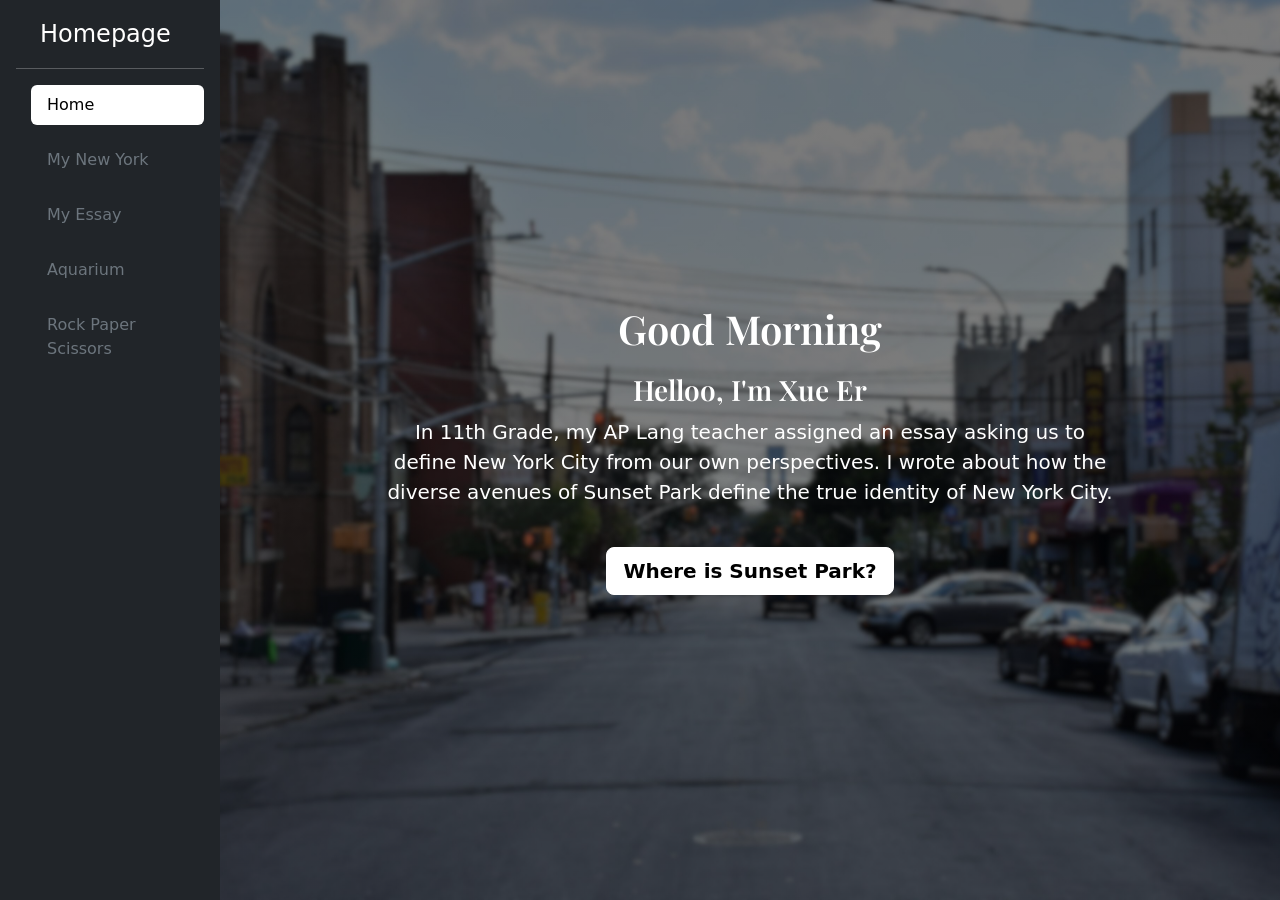
<file: homepage/index.html>
<!DOCTYPE html>

<html lang="en">

    <head>
        <link href="https://cdn.jsdelivr.net/npm/bootstrap@5.2.3/dist/css/bootstrap.min.css" rel="stylesheet" integrity="sha384-rbsA2VBKQhggwzxH7pPCaAqO46MgnOM80zW1RWuH61DGLwZJEdK2Kadq2F9CUG65" crossorigin="anonymous">
        <script src="https://cdn.jsdelivr.net/npm/bootstrap@5.2.3/dist/js/bootstrap.bundle.min.js" integrity="sha384-kenU1KFdBIe4zVF0s0G1M5b4hcpxyD9F7jL+jjXkk+Q2h455rYXK/7HAuoJl+0I4" crossorigin="anonymous"></script>
        <link href="styles.css" rel="stylesheet">
        <link href="fonts.css" rel="stylesheet">
        <link rel="preconnect" href="https://fonts.googleapis.com">
        <link rel="preconnect" href="https://fonts.gstatic.com" crossorigin>
        <link href="https://fonts.googleapis.com/css2?family=Playfair+Display:ital,wght@0,400..900;1,400..900&display=swap" rel="stylesheet">
        <title>Homepage!</title>
    </head>
    <div class="container-fluid g-0">
        <!-- Sidebar content -->
        <div class="fixed-sidebar text-bg-dark">
            <a class="d-flex align-items-center mb-3 mb-md-0 me-md-auto text-white text-decoration-none">
                <name class="fs-4">Homepage</name>
            </a>
            <hr>
            <ul class="nav nav-pills flex-column mb-auto">
                <li class="nav-item">
                    <a href="index.html" class="nav-link active" aria-current="page">
                        Home
                    </a>
                </li>
                <li>
                    <a href="map.html" class="nav-link">
                        My New York
                    </a>
                </li>
                <li>
                    <a href="chinatown.html" class="nav-link">
                        My Essay
                    </a>
                </li>
                <li>
                    <a href="aqua.html" class="nav-link">
                        Aquarium
                    </a>
                </li>
                <li>
                    <a href="rocks.html" class="nav-link">
                            Rock Paper Scissors
                    </a>
                </li>
            </ul>
        </div>
        <!-- Main page content -->
        <page class="col main-content-scroll">
            <cover class="fade-animation min-vh-100" title="image of 8th avenue">
                <covertxt>
                    <h1 class="playfair-display-bold">
                        <!-- Dynamic greeting message -->
                        <div id="greetingMessage"></div>
                        <script src="scripts.js"></script>
                    </h1>
                    <h3 class="playfair-display-bold"> Helloo, I'm Xue Er </h3>
                    <p class="lead">
                        In 11th Grade, my AP Lang teacher assigned an essay asking us to define New York City from our own perspectives. I wrote about how the diverse avenues of Sunset Park define the true identity of New York City.
                    </p>
                    <a href="map.html" class="btn btn-lg btn-light fw-bold border-white bg-white">Where is Sunset Park?</a>
                </covertxt>
            </cover>
        </page>
    </div>

</html>
</file>
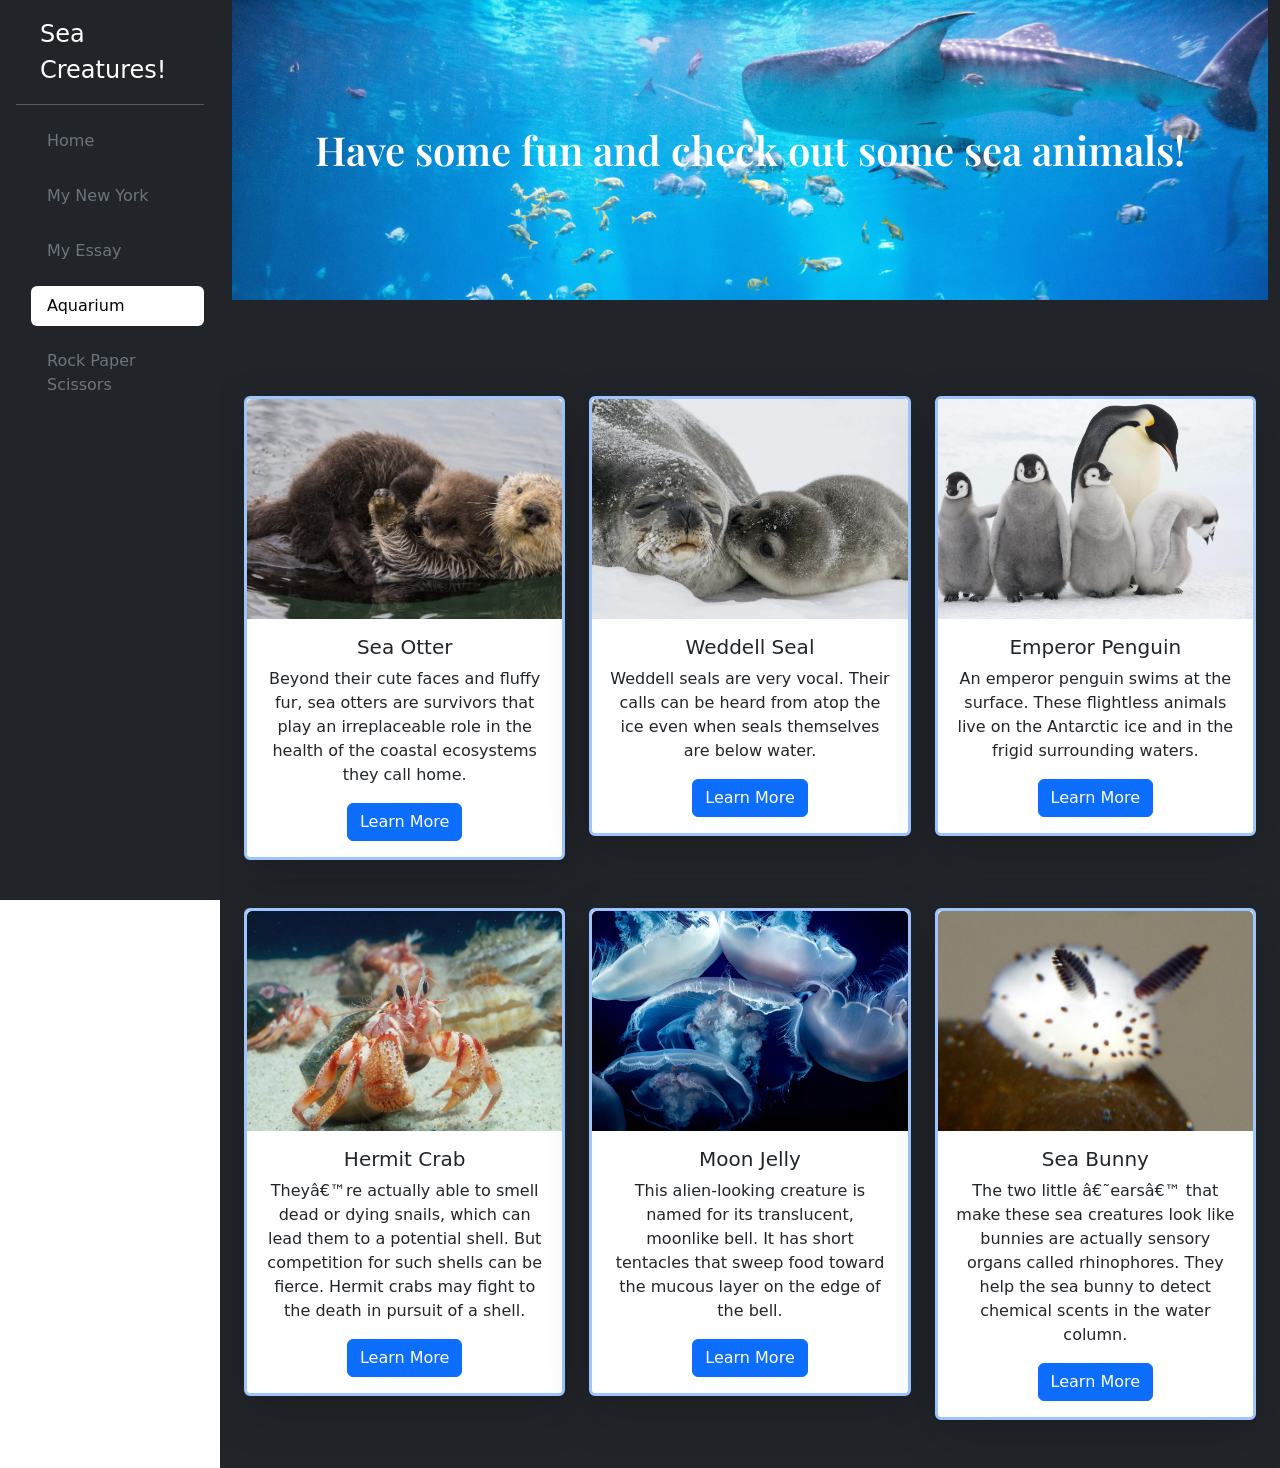
<file: homepage/aqua.html>
<!DOCTYPE html>

<html lang="en">

    <head>
        <link href="https://cdn.jsdelivr.net/npm/bootstrap@5.2.3/dist/css/bootstrap.min.css" rel="stylesheet" integrity="sha384-rbsA2VBKQhggwzxH7pPCaAqO46MgnOM80zW1RWuH61DGLwZJEdK2Kadq2F9CUG65" crossorigin="anonymous">
        <script src="https://cdn.jsdelivr.net/npm/bootstrap@5.2.3/dist/js/bootstrap.bundle.min.js" integrity="sha384-kenU1KFdBIe4zVF0s0G1M5b4hcpxyD9F7jL+jjXkk+Q2h455rYXK/7HAuoJl+0I4" crossorigin="anonymous"></script>
        <link href="styles.css" rel="stylesheet">
        <link href="fonts.css" rel="stylesheet">
        <link rel="preconnect" href="https://fonts.googleapis.com">
        <link rel="preconnect" href="https://fonts.gstatic.com" crossorigin>
        <link href="https://fonts.googleapis.com/css2?family=Playfair+Display:ital,wght@0,400..900;1,400..900&display=swap" rel="stylesheet">
        <title>Blub Blub!</title>
    </head>
    <div class="container-fluid">
        <div class="row">
            <!-- Sidebar -->
            <div class="fixed-sidebar text-bg-dark">
                <a class="d-flex align-items-center mb-3 mb-md-0 me-md-auto text-white text-decoration-none">
                    <name class="fs-4">Sea Creatures!</name>
                </a>
                <hr>
                <ul class="nav nav-pills flex-column mb-auto">
                    <li class="nav-item">
                        <a href="index.html" class="nav-link">
                            Home
                        </a>
                    </li>
                    <li>
                        <a href="map.html" class="nav-link">
                            My New York
                        </a>
                    </li>
                    <li>
                        <a href="chinatown.html" class="nav-link">
                            My Essay
                        </a>
                    </li>
                    <li>
                        <a href="aqua.html" class="nav-link active" aria-current="page">
                            Aquarium
                        </a>
                    </li>
                    <li>
                        <a href="rocks.html" class="nav-link">
                            Rock Paper Scissors
                        </a>
                    </li>
                </ul>
            </div>

            <page class="col main-content-scroll min-vh-100">
                <main>
                    <!-- Header image -->
                    <div class="tank" title="image of aquarium tank">
                        <covertxt class="fs-1 playfair-display-bold">
                            Have some fun and check out some sea animals!
                        </covertxt>
                    </div>

                    <div class="py-5 fade-animation">
                        <div class="container">
                            <div class="row centered">
                                <!-- Cards about sea animals -->
                                <main class="col-4 py-5">
                                    <div class="card border border-primary-subtle border-3 text-dark shadow-lg">
                                        <img src="otter.jpg" class="card-img-top" alt="image of otters">
                                        <div class="card-body text-dark">
                                            <h5 class="card-title">Sea Otter</h5>
                                            <p class="card-text">Beyond their cute faces and fluffy fur, sea otters are survivors that play an irreplaceable role in the health of the coastal ecosystems they call home.</p>
                                            <a href="https://www.montereybayaquarium.org/animals/animals-a-to-z/sea-otter" target="_blank" class="btn btn-primary">Learn More</a>
                                        </div>
                                    </div>
                                </main>
                                <main class="col-4 py-5">
                                    <div class="card border border-primary-subtle border-3 text-dark shadow-lg">
                                        <img src="weddell.webp" class="card-img-top" alt="image of weddell seal">
                                        <div class="card-body">
                                            <h5 class="card-title">Weddell Seal</h5>
                                            <p class="card-text">Weddell seals are very vocal. Their calls can be heard from atop the ice even when seals themselves are below water.</p>
                                            <a href="https://en.wikipedia.org/wiki/Weddell_seal" target="_blank" class="btn btn-primary">Learn More</a>
                                        </div>
                                    </div>
                                </main>
                                <main class="col-4 py-5">
                                    <div class="card border border-primary-subtle border-3 text-dark shadow-lg">
                                        <img src="emper.jpg" class="card-img-top" alt="image of emperor penguin">
                                        <div class="card-body">
                                            <h5 class="card-title">Emperor Penguin</h5>
                                            <p class="card-text">An emperor penguin swims at the surface. These flightless animals live on the Antarctic ice and in the frigid surrounding waters.</p>
                                            <a href="https://en.wikipedia.org/wiki/Emperor_penguin" target="_blank" class="btn btn-primary">Learn More</a>
                                        </div>
                                    </div>
                                </main>
                                <main class="col-4">
                                    <div class="card border border-primary-subtle border-3 text-dark shadow-lg">
                                        <img src="herm.webp" class="card-img-top" alt="image of hermit crab">
                                        <div class="card-body text-dark">
                                            <h5 class="card-title">Hermit Crab</h5>
                                            <p class="card-text">They’re actually able to smell dead or dying snails, which can lead them to a potential shell. But competition for such shells can be fierce. Hermit crabs may fight to the death in pursuit of a shell.</p>
                                            <a href="https://www.montereybayaquarium.org/animals/animals-a-to-z/hermit-crab" target="_blank" class="btn btn-primary">Learn More</a>
                                        </div>
                                    </div>
                                </main>
                                <main class="col-4">
                                    <div class="card border border-primary-subtle border-3 text-dark shadow-lg">
                                        <img src="jell.webp" class="card-img-top" alt="image of moon jelly">
                                        <div class="card-body">
                                            <h5 class="card-title">Moon Jelly</h5>
                                            <p class="card-text">This alien-looking creature is named for its translucent, moonlike bell. It has short tentacles that sweep food toward the mucous layer on the edge of the bell.</p>
                                            <a href="https://www.montereybayaquarium.org/animals/animals-a-to-z/moon-jelly" target="_blank" class="btn btn-primary">Learn More</a>
                                        </div>
                                    </div>
                                </main>
                                <main class="col-4">
                                    <div class="card border border-primary-subtle border-3 text-dark shadow-lg">
                                        <img src="sea-bunny.jpeg" class="card-img-top" alt="image of sea bunny">
                                        <div class="card-body">
                                            <h5 class="card-title">Sea Bunny</h5>
                                            <p class="card-text">The two little ‘ears’ that make these sea creatures look like bunnies are actually sensory organs called rhinophores. They help the sea bunny to detect chemical scents in the water column.</p>
                                            <a href="https://en.wikipedia.org/wiki/Jorunna_parva" target="_blank" class="btn btn-primary">Learn More</a>
                                        </div>
                                    </div>
                                </main>
                            </div>
                        </div>
                    </div>
                </main>
            </page>
        </div>
    </div>

</html>
</file>
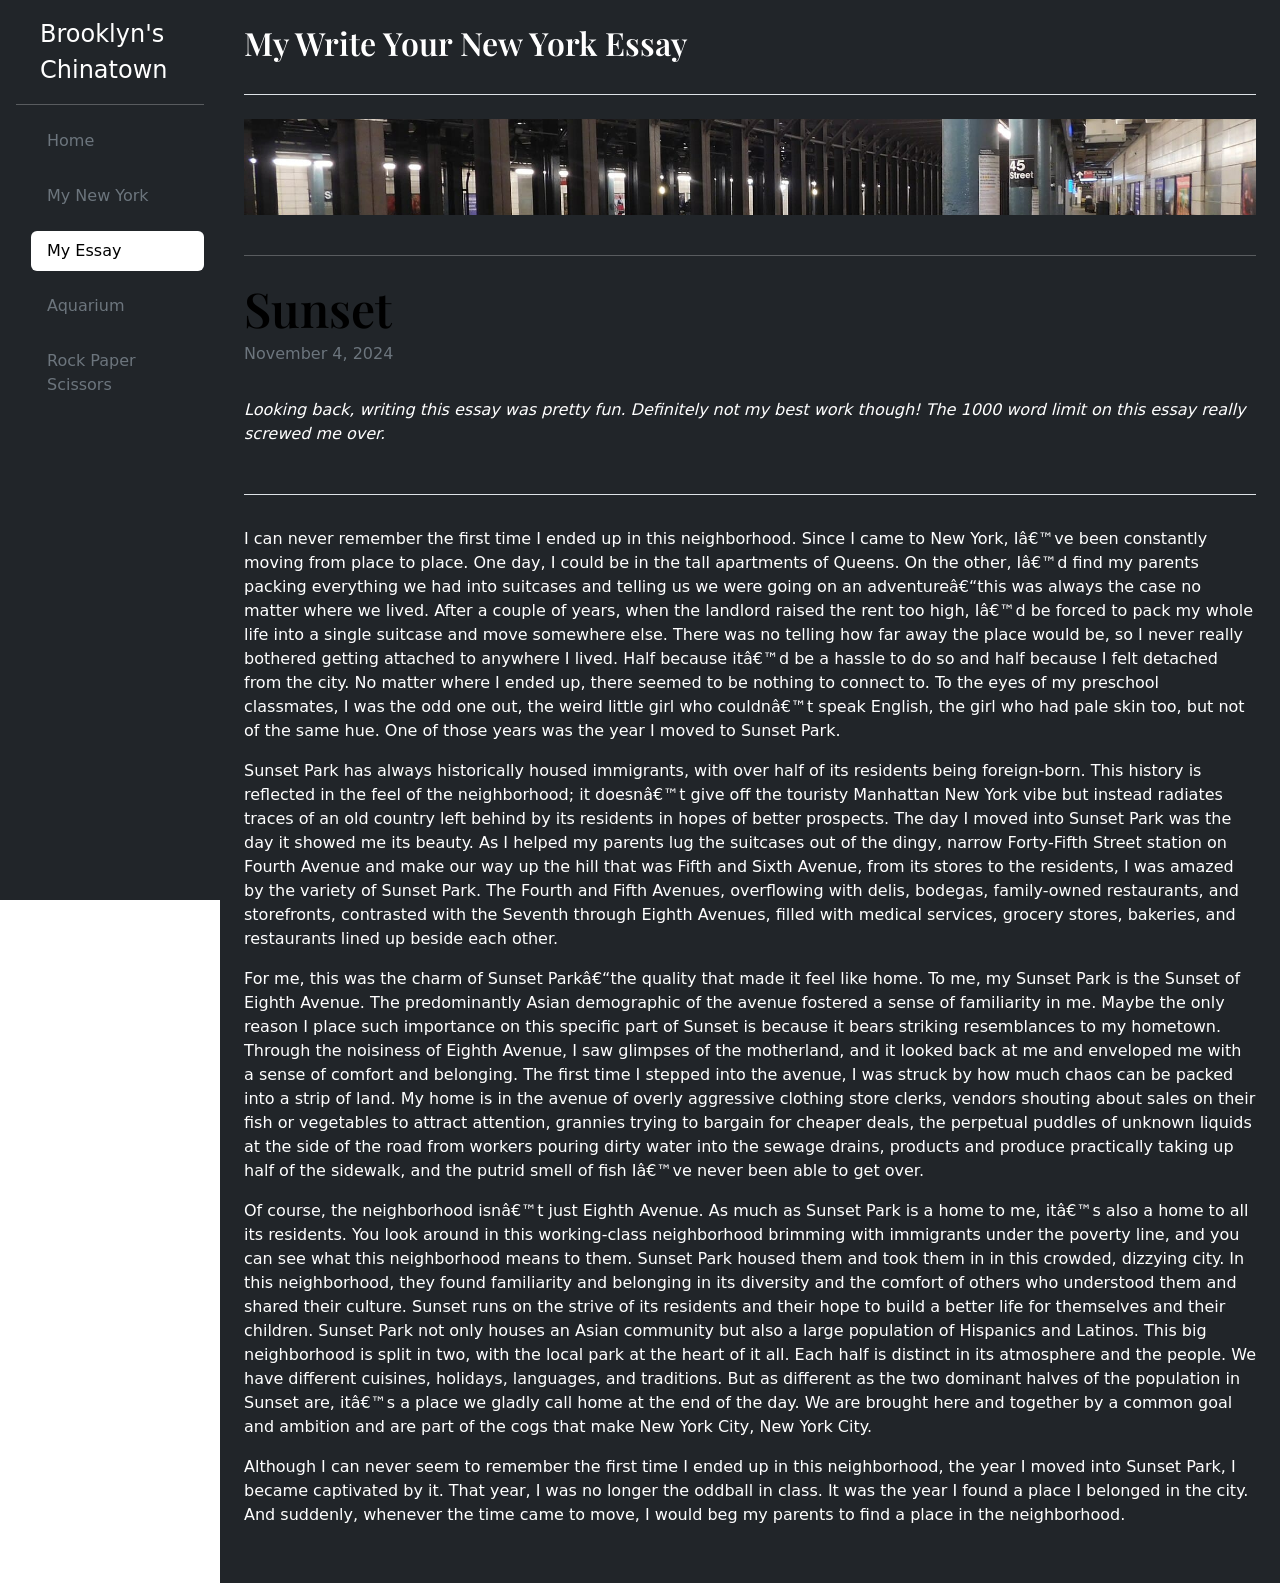
<file: homepage/chinatown.html>
<!DOCTYPE html>

<html lang="en">

    <head>
        <link href="https://cdn.jsdelivr.net/npm/bootstrap@5.2.3/dist/css/bootstrap.min.css" rel="stylesheet" integrity="sha384-rbsA2VBKQhggwzxH7pPCaAqO46MgnOM80zW1RWuH61DGLwZJEdK2Kadq2F9CUG65" crossorigin="anonymous">
        <script src="https://cdn.jsdelivr.net/npm/bootstrap@5.2.3/dist/js/bootstrap.bundle.min.js" integrity="sha384-kenU1KFdBIe4zVF0s0G1M5b4hcpxyD9F7jL+jjXkk+Q2h455rYXK/7HAuoJl+0I4" crossorigin="anonymous"></script>
        <link href="styles.css" rel="stylesheet">
        <link href="fonts.css" rel="stylesheet">
        <link rel="preconnect" href="https://fonts.googleapis.com">
        <link rel="preconnect" href="https://fonts.gstatic.com" crossorigin>
        <link href="https://fonts.googleapis.com/css2?family=Playfair+Display:ital,wght@0,400..900;1,400..900&display=swap" rel="stylesheet">
        <title>My 11th Grade Essay!</title>
    </head>
    <div class="container-fluid">
        <div class="row">
            <!-- Sidebar -->
            <div class="fixed-sidebar text-bg-dark">
                <a class="d-flex align-items-center mb-3 mb-md-0 me-md-auto text-white text-decoration-none">
                    <name class="fs-4">Brooklyn's Chinatown</name>
                </a>
                <hr>
                <ul class="nav nav-pills flex-column mb-auto">
                    <li class="nav-item">
                        <a href="index.html" class="nav-link">
                            Home
                        </a>
                    </li>
                    <li>
                        <a href="map.html" class="nav-link">
                            My New York
                        </a>
                    </li>
                    <li>
                        <a href="chinatown.html" class="nav-link active" aria-current="page">
                            My Essay
                        </a>
                    </li>
                    <li>
                        <a href="aqua.html" class="nav-link">
                            Aquarium
                        </a>
                    </li>
                    <li>
                        <a href="rocks.html" class="nav-link">
                            Rock Paper Scissors
                        </a>
                    </li>
                </ul>
            </div>
            <page class="col main-content-scroll min-vh-100">
                <div class="container">
                    <header class="border-bottom py-4">
                        <!-- Page title -->
                        <div class="text-left">
                            <h2 class="playfair-display-bold">
                                My Write Your New York Essay
                            </h2>
                        </div>
                    </header>
                    <header class="py-4">
                        <!-- Header image -->
                        <div class="p-5" title="image of train station">
                        </div>
                    </header>
                    <hr>
                </div>
                <!-- My essay -->
                <main class="container py-2">
                    <essay class="fade-animation">
                        <div class="border-bottom">
                            <h2 class="display-5 link-body-emphasis mb-1 playfair-display-bold"> Sunset </h2>
                            <p class="essaydate"> November 4, 2024 </p>
                            <p class="paragraph fst-italic"> Looking back, writing this essay was pretty fun. Definitely not my best work though! The 1000 word limit on this essay really screwed me over. </p>
                        </div>
                        <div class="paragraph">
                            <p>
                                I can never remember the first time I ended up in this neighborhood. Since I came to New York, I’ve been constantly moving from place to place. One day, I could be in the tall apartments of Queens. On the other, I’d find my parents packing everything we had into suitcases and telling us we were going on an adventure–this was always the case no matter where we lived. After a couple of years, when the landlord raised the rent too high, I’d be forced to pack my whole life into a single suitcase and move somewhere else. There was no telling how far away the place would be, so I never really bothered getting attached to anywhere I lived. Half because it’d be a hassle to do so and half because I felt detached from the city. No matter where I ended up, there seemed to be nothing to connect to. To the eyes of my preschool classmates, I was the odd one out, the weird little girl who couldn’t speak English, the girl who had pale skin too, but not of the same hue. One of those years was the year I moved to Sunset Park.
                            </p>
                            <p>
                                Sunset Park has always historically housed immigrants, with over half of its residents being foreign-born. This history is reflected in the feel of the neighborhood; it doesn’t give off the touristy Manhattan New York vibe but instead radiates traces of an old country left behind by its residents in hopes of better prospects. The day I moved into Sunset Park was the day it showed me its beauty. As I helped my parents lug the suitcases out of the dingy, narrow Forty-Fifth Street station on Fourth Avenue and make our way up the hill that was Fifth and Sixth Avenue, from its stores to the residents, I was amazed by the variety of Sunset Park. The Fourth and Fifth Avenues, overflowing with delis, bodegas, family-owned restaurants, and storefronts, contrasted with the Seventh through Eighth Avenues, filled with medical services, grocery stores, bakeries, and restaurants lined up beside each other.
                            </p>
                            <p>
                                For me, this was the charm of Sunset Park–the quality that made it feel like home. To me, my Sunset Park is the Sunset of Eighth Avenue. The predominantly Asian demographic of the avenue fostered a sense of familiarity in me. Maybe the only reason I place such importance on this specific part of Sunset is because it bears striking resemblances to my hometown. Through the noisiness of Eighth Avenue, I saw glimpses of the motherland, and it looked back at me and enveloped me with a sense of comfort and belonging. The first time I stepped into the avenue, I was struck by how much chaos can be packed into a strip of land. My home is in the avenue of overly aggressive clothing store clerks, vendors shouting about sales on their fish or vegetables to attract attention, grannies trying to bargain for cheaper deals, the perpetual puddles of unknown liquids at the side of the road from workers pouring dirty water into the sewage drains, products and produce practically taking up half of the sidewalk, and the putrid smell of fish I’ve never been able to get over.
                            </p>
                            <p>
                                Of course, the neighborhood isn’t just Eighth Avenue. As much as Sunset Park is a home to me, it’s also a home to all its residents. You look around in this working-class neighborhood brimming with immigrants under the poverty line, and you can see what this neighborhood means to them. Sunset Park housed them and took them in in this crowded, dizzying city. In this neighborhood, they found familiarity and belonging in its diversity and the comfort of others who understood them and shared their culture. Sunset runs on the strive of its residents and their hope to build a better life for themselves and their children. Sunset Park not only houses an Asian community but also a large population of Hispanics and Latinos. This big neighborhood is split in two, with the local park at the heart of it all. Each half is distinct in its atmosphere and the people. We have different cuisines, holidays, languages, and traditions. But as different as the two dominant halves of the population in Sunset are, it’s a place we gladly call home at the end of the day. We are brought here and together by a common goal and ambition and are part of the cogs that make New York City, New York City.
                            </p>
                            <p>
                                Although I can never seem to remember the first time I ended up in this neighborhood, the year I moved into Sunset Park, I became captivated by it. That year, I was no longer the oddball in class. It was the year I found a place I belonged in the city. And suddenly, whenever the time came to move, I would beg my parents to find a place in the neighborhood.
                            </p>
                        </div>
                    </essay>
                </main>
            </page>
        </div>
    </div>

</html>
</file>
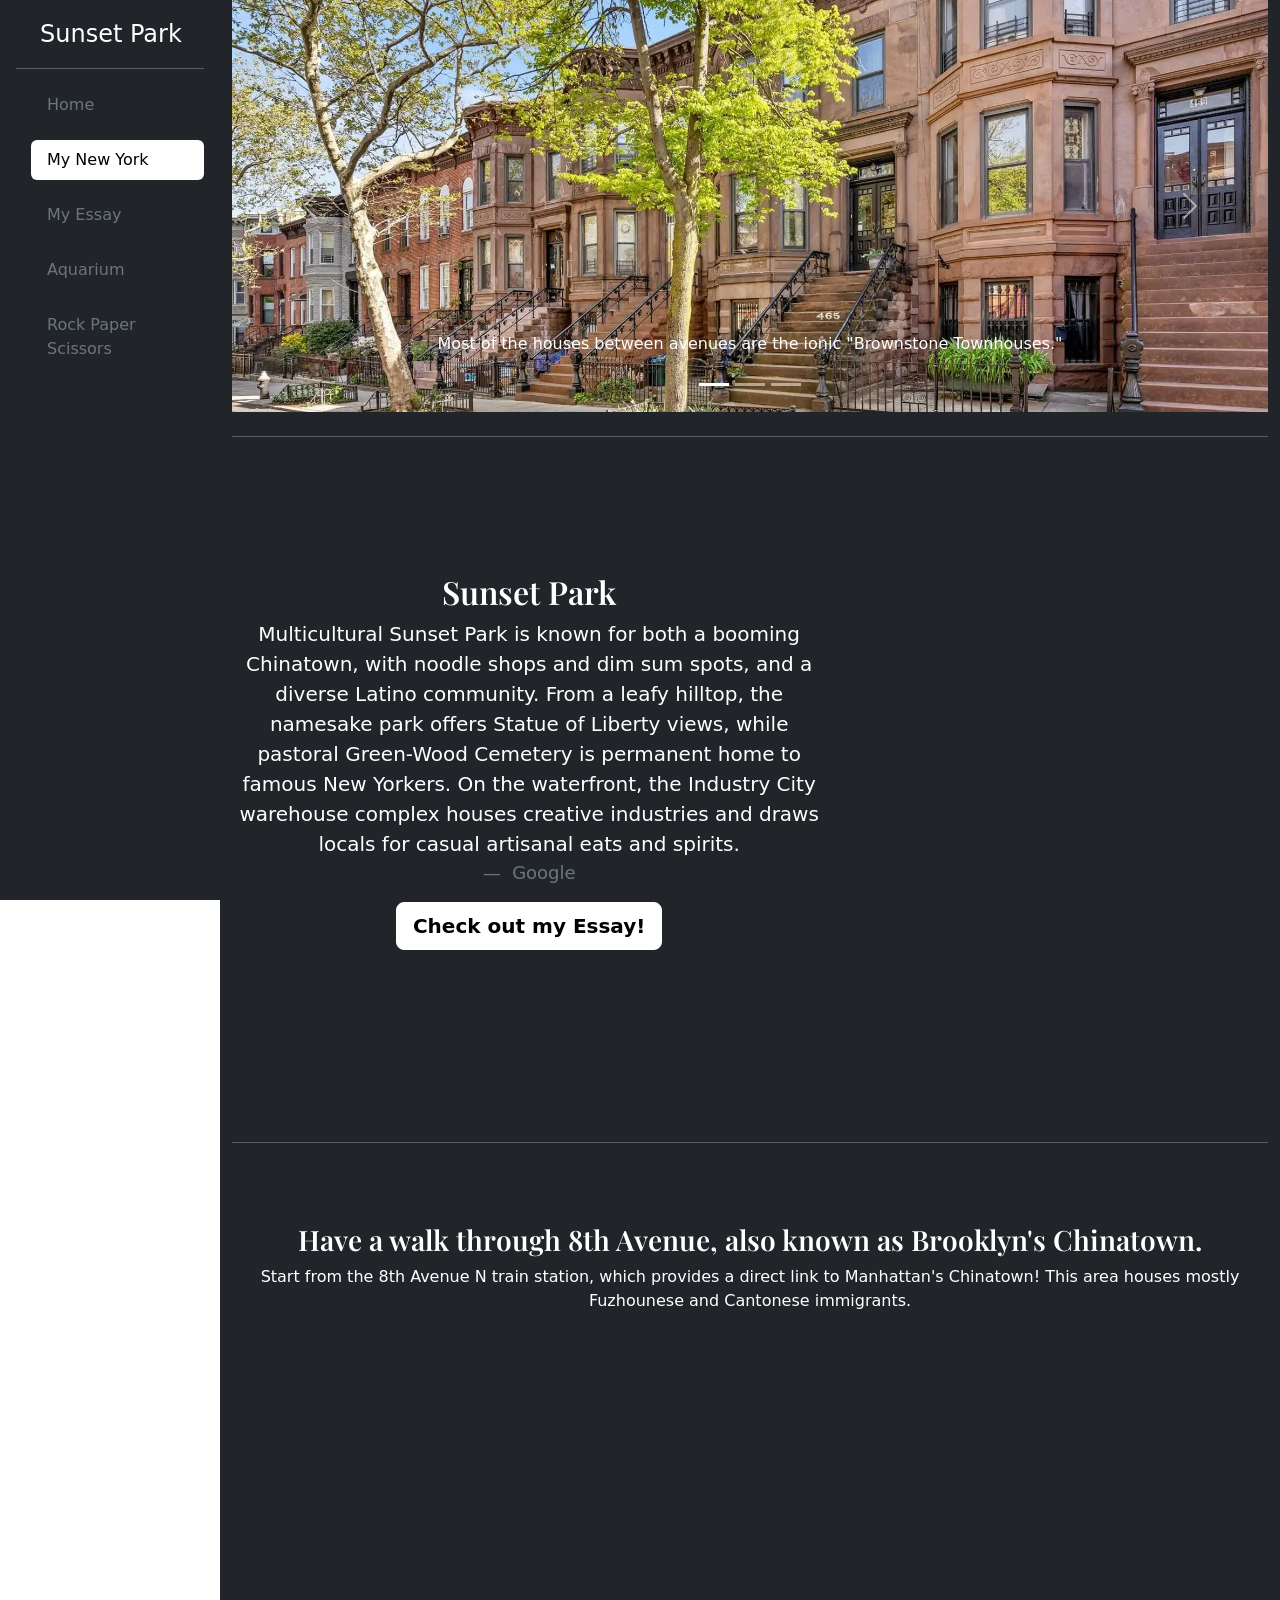
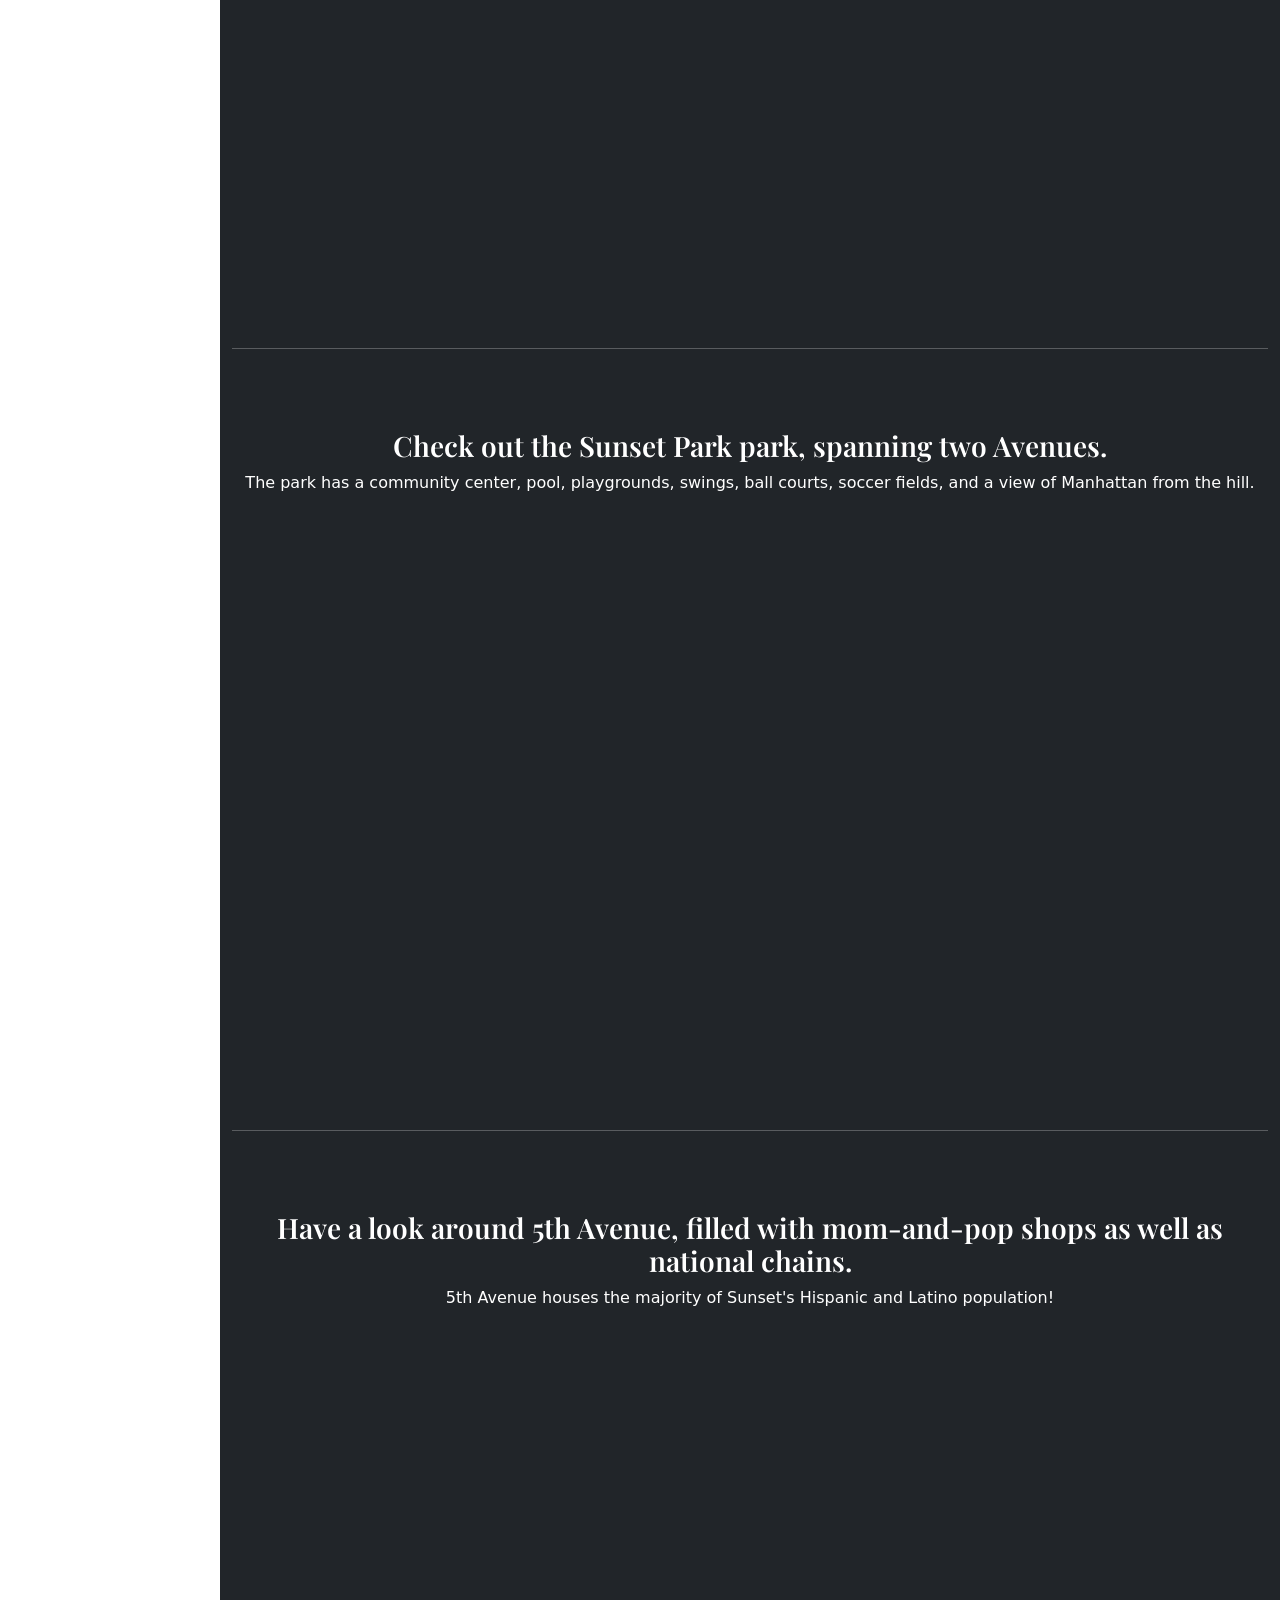
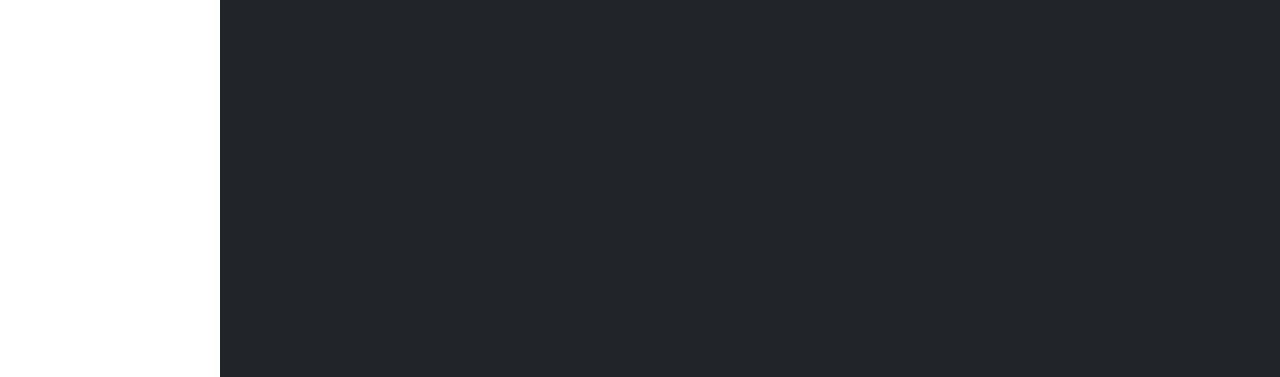
<file: homepage/map.html>
<!DOCTYPE html>

<html lang="en">

    <head>
        <link href="https://cdn.jsdelivr.net/npm/bootstrap@5.2.3/dist/css/bootstrap.min.css" rel="stylesheet" integrity="sha384-rbsA2VBKQhggwzxH7pPCaAqO46MgnOM80zW1RWuH61DGLwZJEdK2Kadq2F9CUG65" crossorigin="anonymous">
        <script src="https://cdn.jsdelivr.net/npm/bootstrap@5.2.3/dist/js/bootstrap.bundle.min.js" integrity="sha384-kenU1KFdBIe4zVF0s0G1M5b4hcpxyD9F7jL+jjXkk+Q2h455rYXK/7HAuoJl+0I4" crossorigin="anonymous"></script>
        <link href="styles.css" rel="stylesheet">
        <link href="fonts.css" rel="stylesheet">
        <link rel="preconnect" href="https://fonts.googleapis.com">
        <link rel="preconnect" href="https://fonts.gstatic.com" crossorigin>
        <link href="https://fonts.googleapis.com/css2?family=Playfair+Display:ital,wght@0,400..900;1,400..900&display=swap" rel="stylesheet">
        <title>Learn about my New York!</title>
    </head>
    <div class="container-fluid">
        <div class="row">
            <!-- Sidebar -->
            <div class="fixed-sidebar text-bg-dark">
                <a class="d-flex align-items-center mb-3 mb-md-0 me-md-auto text-white text-decoration-none">
                    <name class="fs-4">Sunset Park</name>
                </a>
                <hr>
                <ul class="nav nav-pills flex-column mb-auto">
                    <li class="nav-item">
                        <a href="index.html" class="nav-link">
                            Home
                        </a>
                    </li>
                    <li>
                        <a href="map.html" class="nav-link active" aria-current="page">
                            My New York
                        </a>
                    </li>
                    <li>
                        <a href="chinatown.html" class="nav-link">
                            My Essay
                        </a>
                    </li>
                    <li>
                        <a href="aqua.html" class="nav-link">
                            Aquarium
                        </a>
                    </li>
                    <li>
                        <a href="rocks.html" class="nav-link">
                            Rock Paper Scissors
                        </a>
                    </li>
                </ul>
            </div>
            <page class="col main-content-scroll min-vh-100">
                <!-- Auto scroll carousel -->
                <div id="autocarousel" class="carousel slide mb-6" data-bs-ride="carousel" data-bs-interval="3500">
                    <div class="carousel-indicators">
                        <button type="button" data-bs-target="#autocarousel" data-bs-slide-to="0" class="active" aria-current="true" aria-label="Slide 1"></button>
                        <button type="button" data-bs-target="#autocarousel" data-bs-slide-to="1" aria-label="Slide 2"></button>
                        <button type="button" data-bs-target="#autocarousel" data-bs-slide-to="2" aria-label="Slide 3"></button>
                    </div>
                    <div class="carousel-inner">
                        <div class="carousel-item active">
                            <img src="5ave.webp" class="d-block w-100" alt="image of 5th avenue">
                            <div class="carousel-caption d-none d-md-block">
                                <p>Most of the houses between avenues are the ionic "Brownstone Townhouses."</p>
                            </div>
                        </div>
                        <div class="carousel-item">
                            <img src="8ave.jpg" class="d-block w-100" alt="image of 8th avenue">
                            <div class="carousel-caption d-none d-md-block">
                                <p>8th avenue, Brooklyn's Chinatown, holds celebrations every year for Lunar New Year.</p>
                            </div>
                        </div>
                        <div class="carousel-item">
                            <img src="sun.jpg" class="d-block w-100" alt="image of sunset park">
                            <div class="carousel-caption d-none d-md-block">
                                <p>The view of Manhattan's skyline from the park which the neighborhood was named after.</p>
                            </div>
                        </div>
                    </div>
                    <button class="carousel-control-prev" type="button" data-bs-target="#autocarousel" data-bs-slide="prev">
                        <span class="carousel-control-prev-icon" aria-hidden="true"></span>
                        <span class="visually-hidden">Previous</span>
                    </button>
                    <button class="carousel-control-next" type="button" data-bs-target="#autocarousel" data-bs-slide="next">
                        <span class="carousel-control-next-icon" aria-hidden="true"></span>
                        <span class="visually-hidden">Next</span>
                    </button>
                </div>

                <hr class="my-4">
                <!-- Introduction and Google maps embed -->
                <div class="centered fade-in">
                    <div class="row">
                        <div class="col-md-7 mapheader">
                            <h2 class="playfair-display-bold">
                                Sunset Park
                            </h2>
                            <p class="lead">
                                Multicultural Sunset Park is known for both a booming Chinatown, with noodle shops and dim sum spots, and a diverse Latino community. From a leafy hilltop, the namesake park offers Statue of Liberty views, while pastoral Green-Wood Cemetery is permanent home to famous New Yorkers. On the waterfront, the Industry City warehouse complex houses creative industries and draws locals for casual artisanal eats and spirits.
                            </p>
                            <figcaption class="blockquote-footer">
                                Google
                            </figcaption>
                            <a href="chinatown.html" class="btn btn-lg btn-light fw-bold border-white bg-white">Check out my Essay!</a>
                        </div>
                        <div class="col-md-5 map">
                            <iframe src="https://www.google.com/maps/embed?pb=!1m18!1m12!1m3!1d24216.169119304337!2d-74.00741775!3d40.651464399999995!2m3!1f0!2f0!3f0!3m2!1i1024!2i768!4f13.1!3m3!1m2!1s0x89c25ab3e466657d%3A0x83eb32ea80df632!2sSunset%20Park%2C%20Brooklyn%2C%20NY!5e0!3m2!1sen!2sus!4v1772545232490!5m2!1sen!2sus" allowfullscreen="" loading="lazy" referrerpolicy="no-referrer-when-downgrade"></iframe>
                        </div>
                    </div>
                    <!-- Google streetview embeds -->
                    <hr class="mapdivider">
                    <div>
                        <h3 class="playfair-display-bold"> Have a walk through 8th Avenue, also known as Brooklyn's Chinatown. </h3>
                        <p> Start from the 8th Avenue N train station, which provides a direct link to Manhattan's Chinatown! This area houses mostly Fuzhounese and Cantonese immigrants.</p>
                        <iframe src="https://www.google.com/maps/embed?pb=!4v1772600890266!6m8!1m7!1sGnlQw6ODj764QDbTnZ2_BQ!2m2!1d40.63440416515395!2d-74.01073745930456!3f40.255495052613675!4f-4.956609511460286!5f0.7820865974627469" allowfullscreen="" loading="lazy" referrerpolicy="no-referrer-when-downgrade"></iframe>
                    </div>

                    <hr class="mapdivider">
                    <div>
                        <h3 class="playfair-display-bold"> Check out the Sunset Park park, spanning two Avenues. </h3>
                        <p> The park has a community center, pool, playgrounds, swings, ball courts, soccer fields, and a view of Manhattan from the hill.</p>
                        <iframe src="https://www.google.com/maps/embed?pb=!4v1772599313916!6m8!1m7!1sVIuKaGnSI1FDAgd5u3-HqA!2m2!1d40.64684121666694!2d-74.00186716290004!3f303.14827552095073!4f1.1085781185263102!5f0.7820865974627469" allowfullscreen="" loading="lazy" referrerpolicy="no-referrer-when-downgrade"></iframe>
                    </div>

                    <hr class="mapdivider">
                    <div class="mb-auto">
                        <h3 class="playfair-display-bold"> Have a look around 5th Avenue, filled with mom-and-pop shops as well as national chains. </h3>
                        <p> 5th Avenue houses the majority of Sunset's Hispanic and Latino population! </p>
                        <iframe src="https://www.google.com/maps/embed?pb=!4v1772599458437!6m8!1m7!1sSyv1RyB_0v5rWvOpu6UKrg!2m2!1d40.65011990365441!2d-74.00508827332081!3f220.18166721867854!4f-2.3762868173822795!5f0.7820865974627469" allowfullscreen="" loading="lazy" referrerpolicy="no-referrer-when-downgrade"></iframe>
                    </div>
                </div>

            </page>
        </div>
    </div>

</html>
</file>
<file: homepage/styles.css>
.centered
{
    text-align: center;
}

/* Fade Up animation */
@keyframes fade-up {
  0% {
    transform: translateY(100%);
    opacity: 0;
  }
  100% {
    transform: translateY(0%);
    opacity: 1;
  }
}

.fade-animation {
  animation: 2.5s fade-up;
}

/* Fade in animation */
@keyframes fade {
    0% {
      opacity: 0;
    }
    80% {
      opacity: 1;
    }
}

.fade-in {
  animation: 3.5s fade;
}

/* Items appear as it scrolls into view (it worked intially but doesn't work anymore :()
.scroll {
  animation: fade 2s ease;
  animation-timeline: view(auto);
}

/* For sidebar bar */
.nav {
  gap: 15px;
  margin-left: 15px;
}

name {
  margin-left: 1.5rem;
}

.nav .nav-link {
    color: #6c757d !important;
}

.nav .active {
    background-color: white !important;
    color: black !important;
}

/* Changes nav pill color when hovered */
.nav a:hover:not(.active) {
    background-color: #6c757d;
    color: white !important;
}

/* Adjustments for different screen sizes if needed */
@media (max-width: 768px) {
  .fixed-sidebar {
    position: static; /* Revert to static on small screens */
    width: 100%;
    height: auto;
  }
  .main-content-scroll {
    margin-left: 0;
  }
}

.fixed-sidebar {
  position: fixed;
  top: 0;
  bottom: 0;
  left: 0;
  width: 220px;
  padding: 1rem;
  overflow-y: auto; /* Adds scrollbar if content is long */
}

.main-content-scroll {
  overflow-y: auto;
  margin-left: 220px;
}

/* Background color for website */
page {
    background-color: #212529;
    display: block;
    color: white;
}

/* For index.html */

/* Background image for index */
cover {
    background-image: linear-gradient(rgba(0, 0, 0, 0.527),rgba(0, 0, 0, 0.5)), url("15park.jpg");
    background-repeat: no-repeat;
    background-size: cover;
    background-position: center;
    display: table;
    height: 100%;
    width: 100%;
    position: relative;
}

/* Intro text format for index */
covertxt {
    display: table-cell;
    text-align: center;
    vertical-align: middle;
    text-wrap: balance;
}

covertxt > h3 {
  margin-top: 20px;
}

covertxt > p {
  margin-top: 10px;
  margin-bottom: 2.5rem;
}

/* For chinatown.html */

.essaydate {
    color: #6c757d;
}

/* Header image */
header > .p-5 {
   background-image: url('station.jpg');
   background-size: cover;
   background-position: right 0% bottom 62%;
}

.paragraph {
  margin-top: 2rem;
  margin-bottom: 3rem;
}


/* For map.html */

.mapheader {
  margin-top: 7rem;
  margin-bottom: 7rem;
}

/* Crop carousel images to same size */
.carousel-inner > .carousel-item > img  {
   height: 412px;
   width: 100%;
   object-fit: cover;
   horizontal-align: middle;
}

/* Scale embed size with container */
iframe {
  border-radius: 2rem;
  margin-top: 2rem;
  width: 60%;
  height: 500px;
  border: 0;
}

.map > iframe {
  height: 80%;
}

.mapdivider {
  margin: 5rem 0;
}

.centered > .mb-auto {
  margin-bottom: 7rem !important;
}

figcaption {
  font-size: 18px !important;
}


/* For aqua.html */

/* Header image */
.tank {
    background-image: url('tank.jpg');
    background-size: cover;
    display: table;
    width: 100%;
    height: 300px;
}

.card {
  width: 100%;
}

/* Crop all images to same size */
.card > img {
  height: 220px;
  width: 100%;
  object-fit: cover;
}


/* For rocks.html */
canvas {
  background-color: #FFFFFF;
  border-radius: 25px;
}

javagame > div {
  display: flex;
  justify-content: center; 
  align-items: center;
  height: 100vh;
}
</file>
<file: homepage/fonts.css>
/* Use a value from 400 to 900 */

.playfair-display-bold {
  font-family: "Playfair Display", serif;
  font-optical-sizing: auto;
  font-weight: 600;
  font-style: normal;
}
</file>
